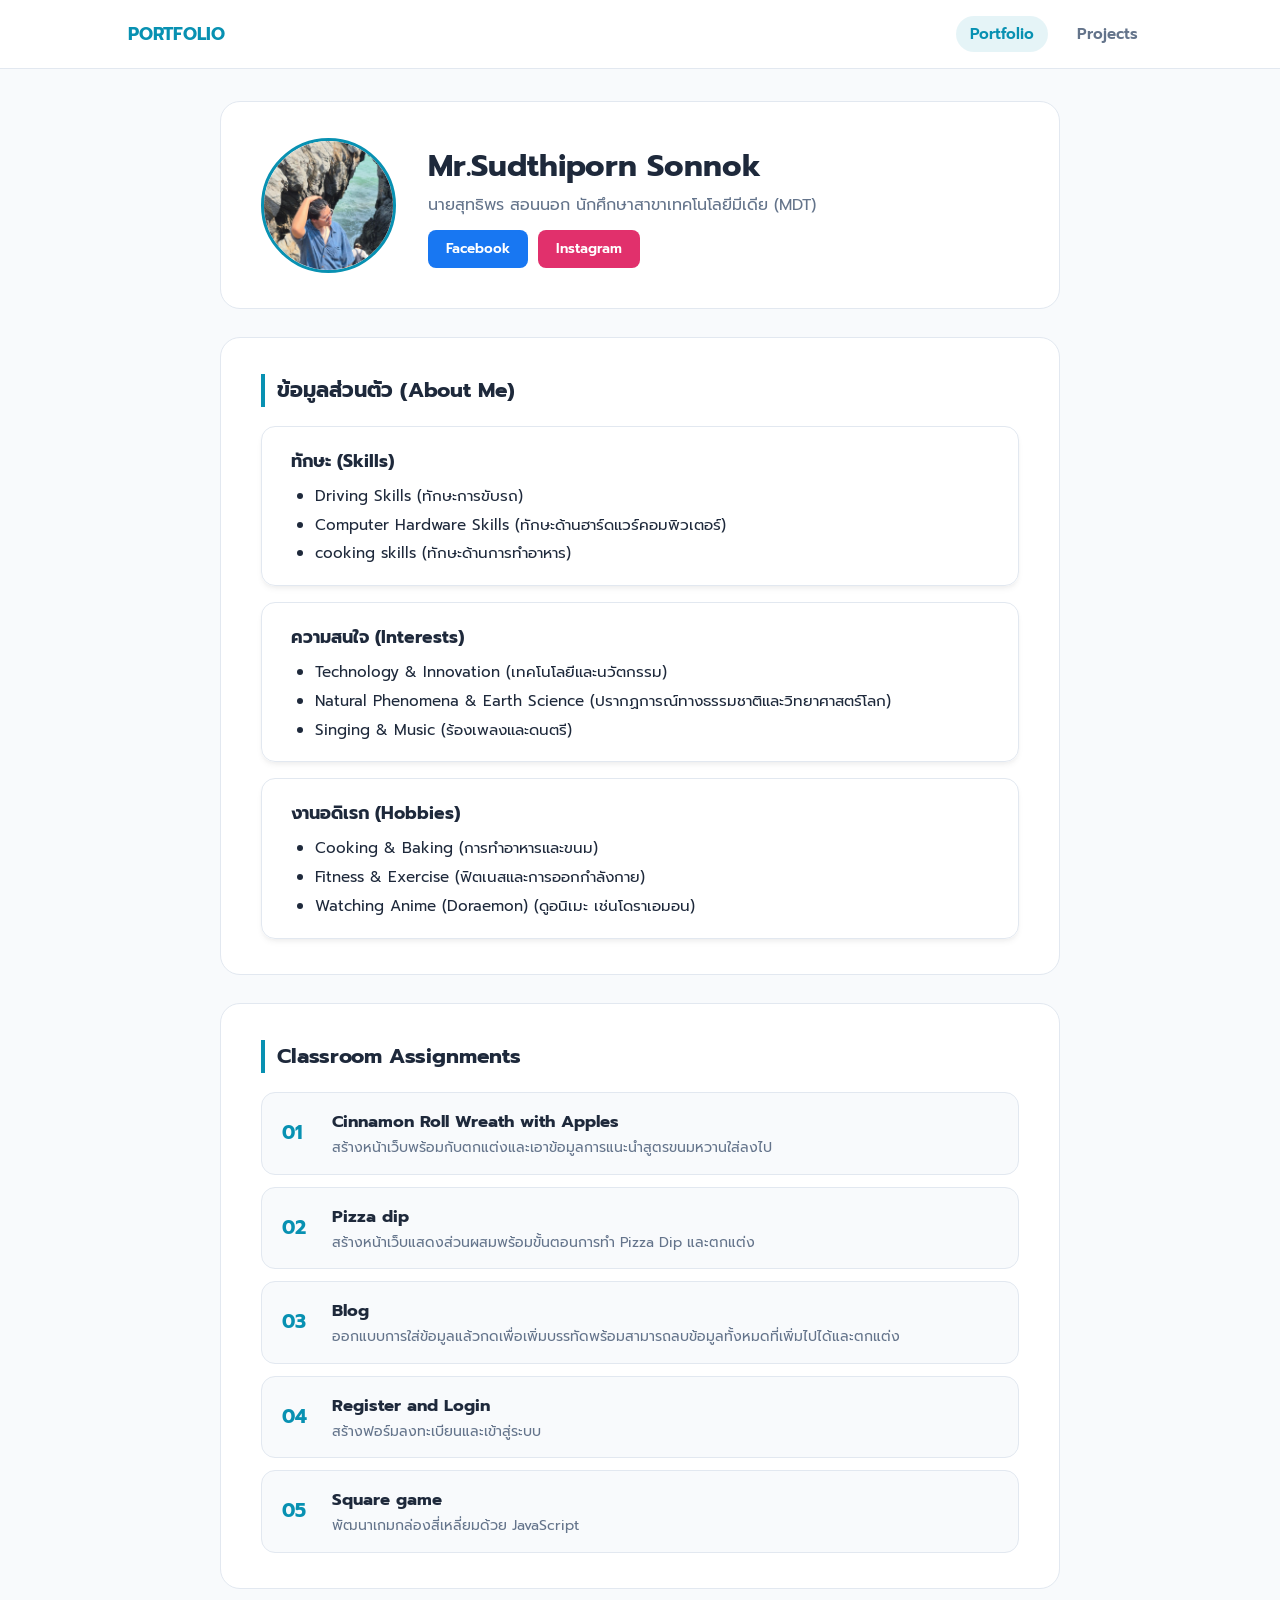
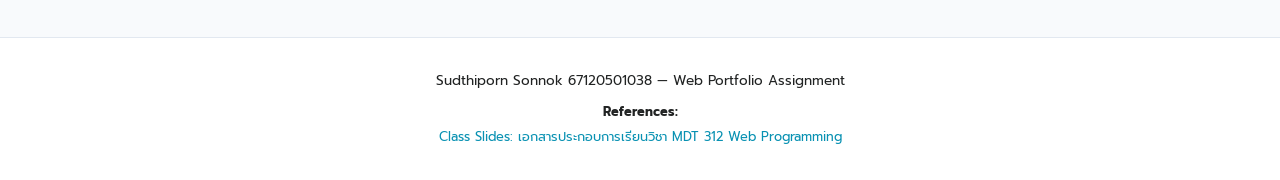
<file: index.html>
<!DOCTYPE html>
<html lang="th">
<head>
    <meta charset="UTF-8">
    <meta name="viewport" content="width=device-width, initial-scale=1.0">
    <title>My Portfolio - Home</title>
    <link rel="stylesheet" href="style.css">
    <link href="https://fonts.googleapis.com/css2?family=Prompt:wght@300;400;500;600;700&display=swap" rel="stylesheet">
</head>
<body>

    <!-- แถบนำทาง Navbar -->
    <nav class="navbar">
        <div class="nav-PORTFOLIO">PORTFOLIO</div>
        <div class="nav-menu">
            <a href="index.html" class="nav-item active">Portfolio</a>
            <a href="project.html" class="nav-item">Projects</a>
        </div>
    </nav>

    <main class="main-content">
        <!-- ข้อมูลส่วนตัว -->
        <section class="profile-card">
            <img src="images/nut-1.jpg" alt="Profile Picture" class="nut-img">
            <div class="profile-info">
                <h1>Mr.Sudthiporn Sonnok</h1>
                <p class="subtitle">นายสุทธิพร สอนนอก นักศึกษาสาขาเทคโนโลยีมีเดีย (MDT)</p>
                
                <div class="social-links">
                    <a href="https://facebook.com" class="btn-social fb" target="_blank">Facebook</a>
                    <a href="https://instagram.com" class="btn-social ig" target="_blank">Instagram</a>
                </div>
            </div>
        </section>

        <!-- ข้อมูลส่วนตัว -->
        <section class="section1">
            <h2 class="section-title">ข้อมูลส่วนตัว (About Me)</h2>
            <div class="info-grid">
                
                <!-- ทักษะ -->
                <div class="info-box">
                    <h3>ทักษะ (Skills)</h3>
                    <ul class="about-list">
                        <li>Driving Skills (ทักษะการขับรถ)</li>
                        <li>Computer Hardware Skills (ทักษะด้านฮาร์ดแวร์คอมพิวเตอร์)</li>
                        <li>cooking skills (ทักษะด้านการทำอาหาร)</li>
                    </ul>
                </div>

                <!-- ความสนใจ -->
                <div class="info-box">
                    <h3>ความสนใจ (Interests)</h3>
                    <ul class="about-list">
                        <li>Technology & Innovation (เทคโนโลยีและนวัตกรรม)</li>
                        <li>Natural Phenomena & Earth Science (ปรากฏการณ์ทางธรรมชาติและวิทยาศาสตร์โลก)</li>
                        <li>Singing & Music (ร้องเพลงและดนตรี)</li>
                    </ul>
                </div>

                <!-- งานอดิเรก -->
                <div class="info-box">
                    <h3>งานอดิเรก (Hobbies)</h3>
                    <ul class="about-list">
                        <li>Cooking & Baking (การทำอาหารและขนม)</li>
                        <li>Fitness & Exercise (ฟิตเนสและการออกกำลังกาย)</li>
                        <li>Watching Anime (Doraemon) (ดูอนิเมะ เช่นโดราเอมอน)</li>
                    </ul>
                </div>

            </div>
        </section>

        <!-- Classroom Assignments -->
        <section class="section1">
            <h2 class="section-title">Classroom Assignments</h2>
            
            <div class="assignment-list">
                <!-- Assignment 1 -->
                <a href="Assignments1/Cinnamon Roll Wreath with Apples.html" class="assignment-card" target="_blank">
                    <span class="num">01</span>
                    <div class="assignment-info">
                        <h3>Cinnamon Roll Wreath with Apples</h3>
                        <p>สร้างหน้าเว็บพร้อมกับตกแต่งและเอาข้อมูลการแนะนำสูตรขนมหวานใส่ลงไป</p>
                    </div>
                </a>

                <!-- Assignment 2 -->
                <a href="Assignments2/Pizza dip.html" class="assignment-card" target="_blank">
                    <span class="num">02</span>
                    <div class="assignment-info">
                        <h3>Pizza dip</h3>
                        <p>สร้างหน้าเว็บแสดงส่วนผสมพร้อมขั้นตอนการทำ Pizza Dip และตกแต่ง</p>
                    </div>
                </a>

                <!-- Assignment 3 -->
                <a href="Assignments3/blog.html" class="assignment-card" target="_blank">
                    <span class="num">03</span>
                    <div class="assignment-info">
                        <h3>Blog</h3>
                        <p>ออกแบบการใส่ข้อมูลแล้วกดเพื่อเพิ่มบรรทัดพร้อมสามารถลบข้อมูลทั้งหมดที่เพิ่มไปได้และตกแต่ง</p>
                    </div>
                </a>

                <!-- Assignment 4 -->
                <a href="Assignments4/register.html" class="assignment-card" target="_blank">
                    <span class="num">04</span>
                    <div class="assignment-info">
                        <h3>Register and Login</h3>
                        <p>สร้างฟอร์มลงทะเบียนและเข้าสู่ระบบ</p>
                    </div>
                </a>

                <!-- Assignment 5 -->
                <a href="Assignments5/Square game.html" class="assignment-card" target="_blank">
                    <span class="num">05</span>
                    <div class="assignment-info">
                        <h3>Square game</h3>
                        <p>พัฒนาเกมกล่องสี่เหลี่ยมด้วย JavaScript</p>
                    </div>
                </a>
            </div>
        </section>
    </main>

    <!-- Footer -->
    <footer class="footer">
        <p>Sudthiporn Sonnok 67120501038 — Web Portfolio Assignment</p>
        <div class="references">
            <p><strong>References:</strong></p>
            <ul>
                <li><a>Class Slides: เอกสารประกอบการเรียนวิชา MDT 312 Web Programming</a></li>
            </ul>
        </div>
    </footer>

</body>
</html>
</file>
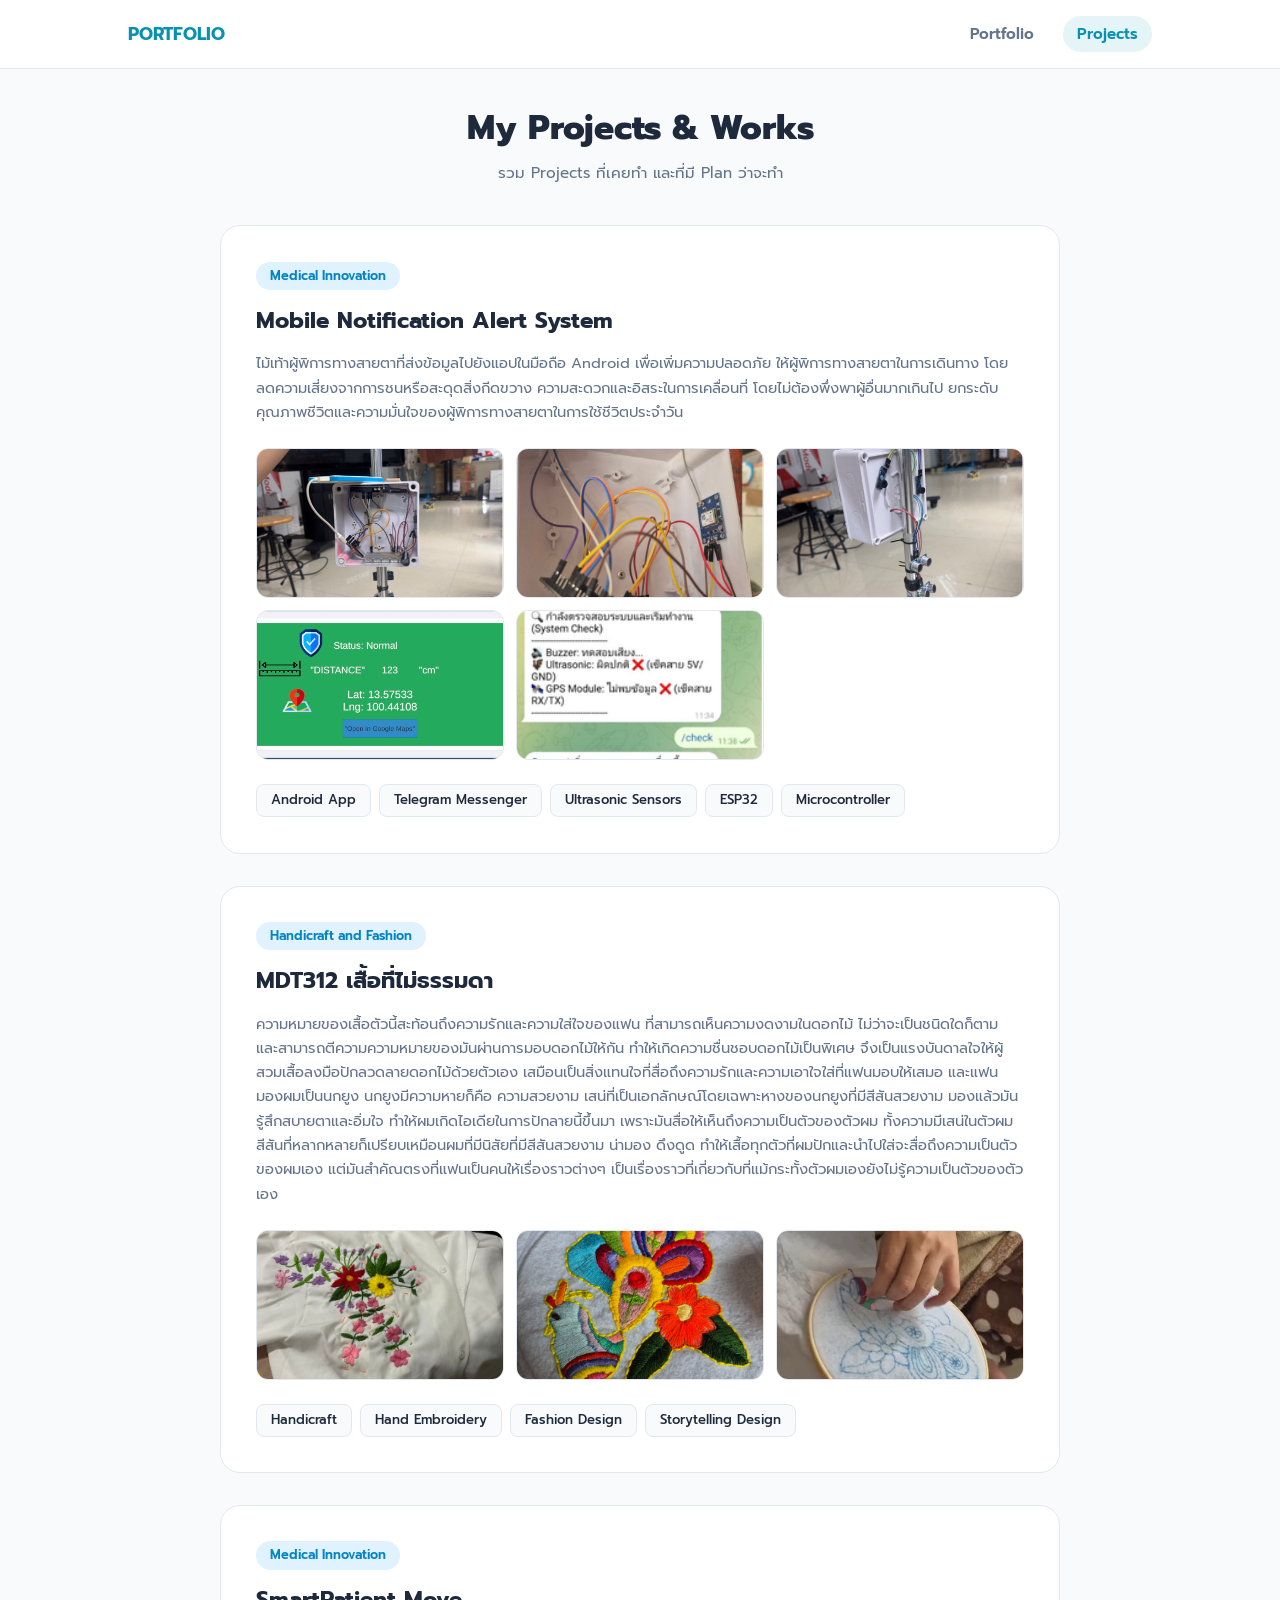
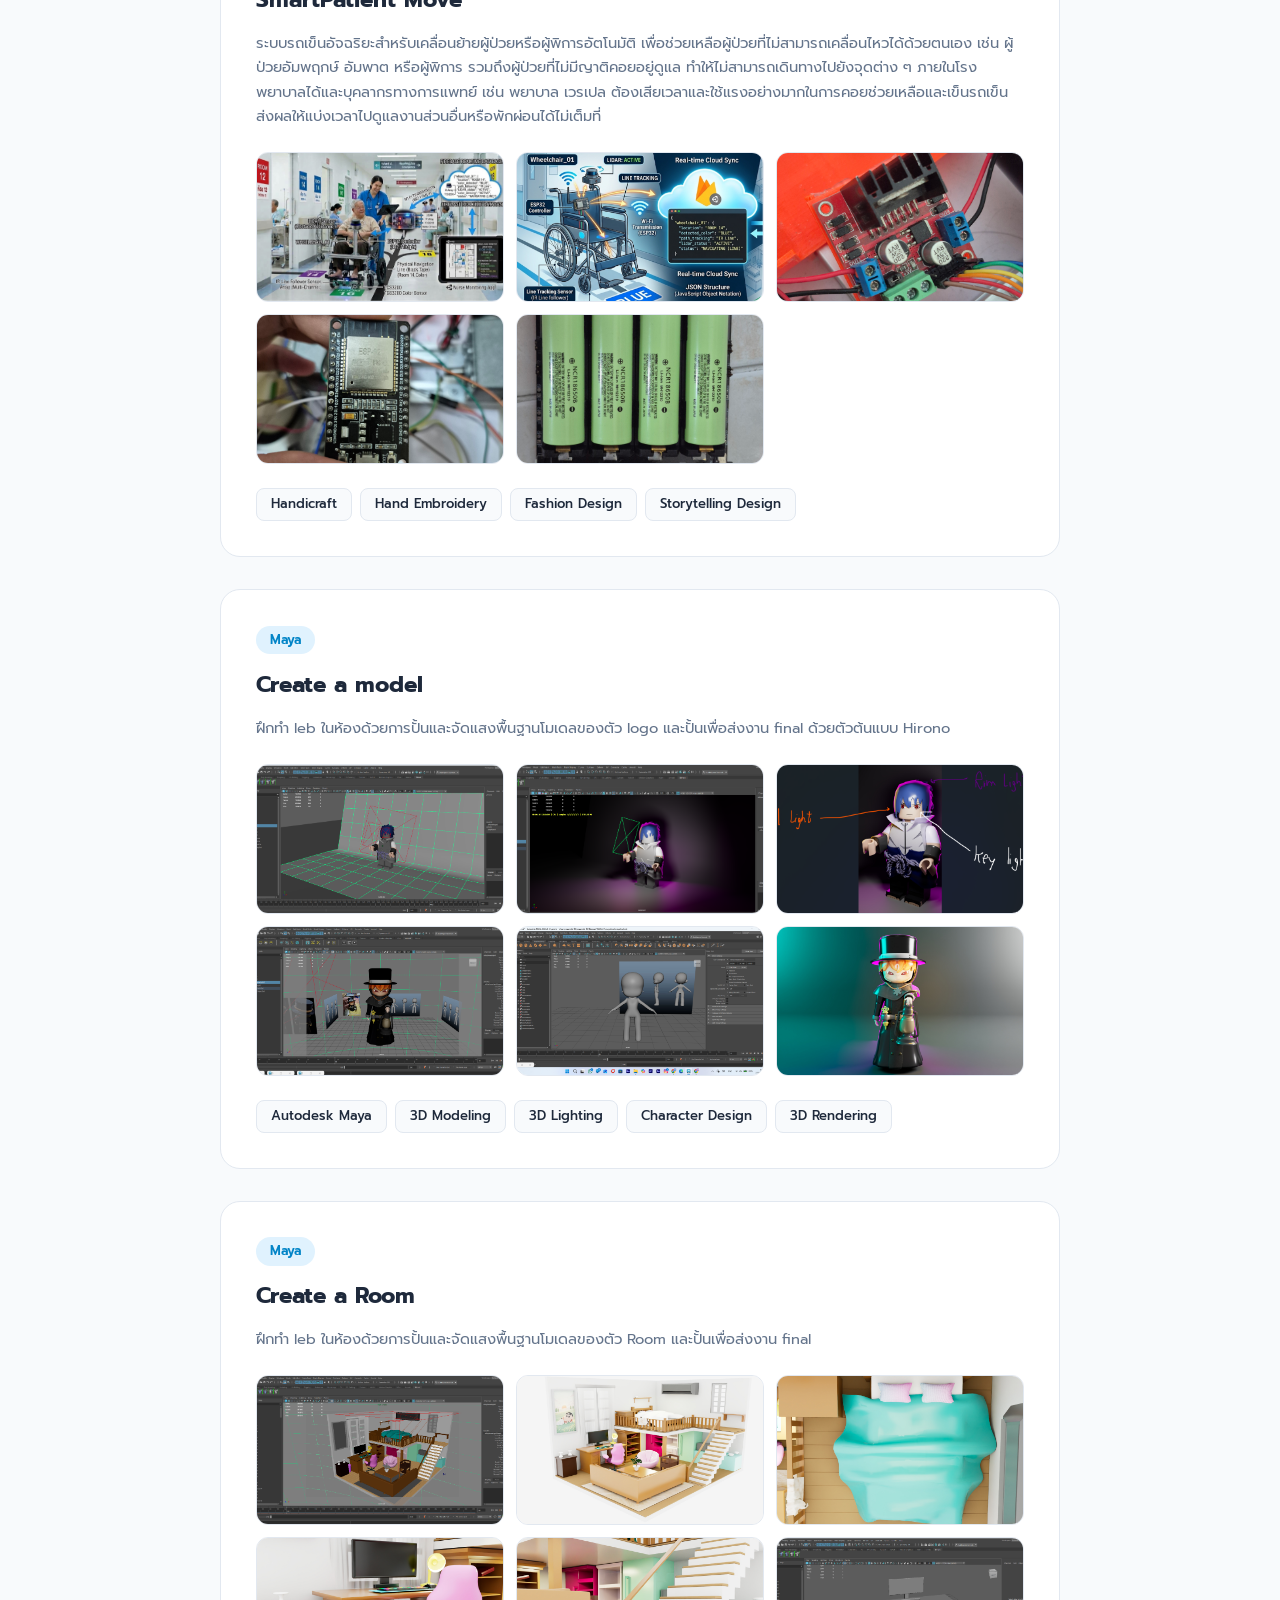
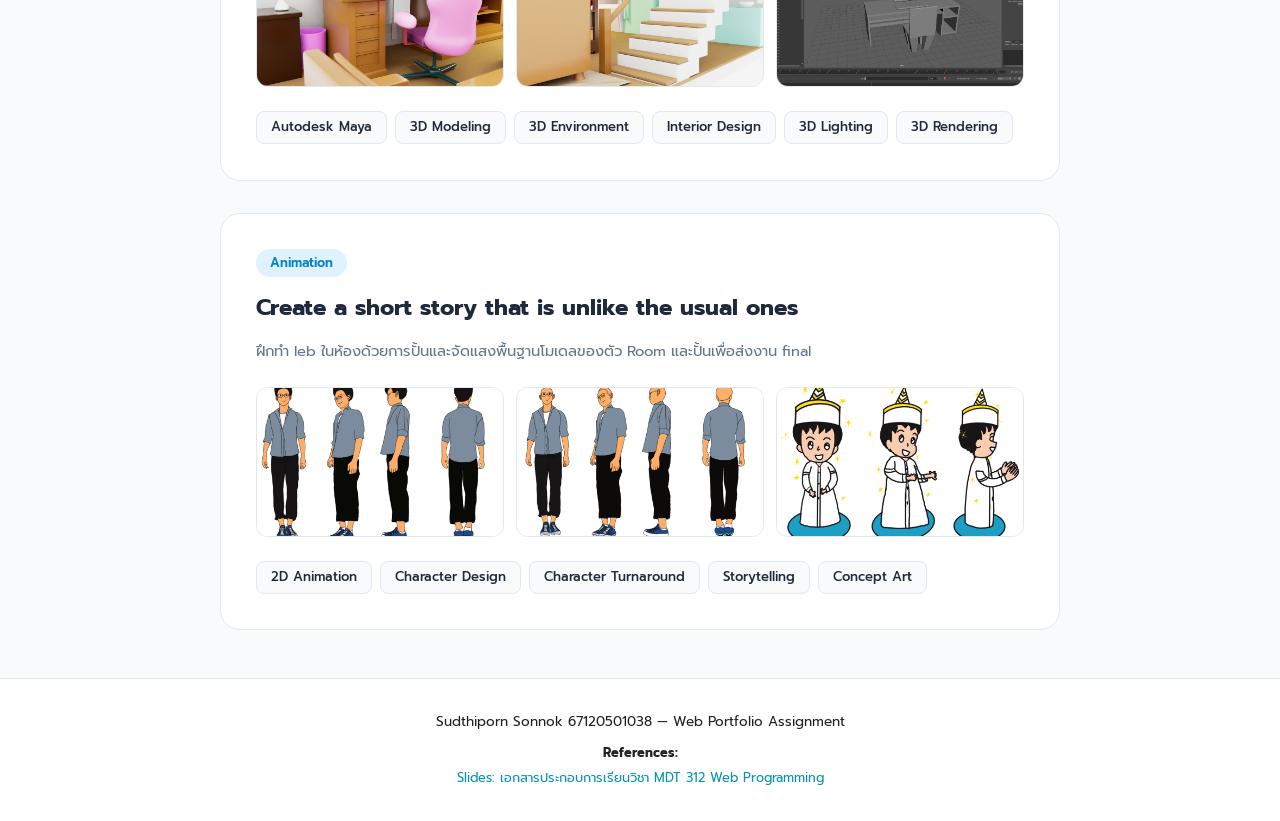
<file: project.html>
<!DOCTYPE html>
<html lang="th">
<head>
    <meta charset="UTF-8">
    <meta name="viewport" content="width=device-width, initial-scale=1.0">
    <title>My Portfolio - Projects</title>
    <link rel="stylesheet" href="style.css">
    <link href="https://fonts.googleapis.com/css2?family=Prompt:wght@300;400;500;600;700&display=swap" rel="stylesheet">
</head>
<body>

    <!-- แถบนำทาง Navbar -->
    <nav class="navbar">
        <div class="nav-PORTFOLIO">PORTFOLIO</div>
        <div class="nav-menu">
            <a href="index.html" class="nav-item">Portfolio</a>
            <a href="project.html" class="nav-item active">Projects</a>
        </div>
    </nav>

    <main class="main-content">
        <div class="page-header">
            <h1>My Projects & Works</h1>
            <p class="subtitle">รวม Projects ที่เคยทำ และที่มี Plan ว่าจะทำ</p>
        </div>

        <div class="projects-container">
            <!-- Project Card 1 -->
            <article class="project-card-large">
                <div class="card-top">
                    <span class="tag-badge primary">Medical Innovation</span>
                </div>
                <h2 class="project-title">Mobile Notification Alert System</h2>
                <p class="project-information">ไม้เท้าผู้พิการทางสายตาที่ส่งข้อมูลไปยังแอปในมือถือ Android เพื่อเพิ่มความปลอดภัย ให้ผู้พิการทางสายตาในการเดินทาง 
                    โดยลดความเสี่ยงจากการชนหรือสะดุดสิ่งกีดขวาง ความสะดวกและอิสระในการเคลื่อนที่ โดยไม่ต้องพึ่งพาผู้อื่นมากเกินไป 
                    ยกระดับคุณภาพชีวิตและความมั่นใจของผู้พิการทางสายตาในการใช้ชีวิตประจำวัน
                </p>
                
                <div class="project-gallery">
                    <img src="images/Projects1/01.png" alt="Preview 1">
                    <img src="images/Projects1/device.png" alt="Preview 2">
                    <img src="images/Projects1/03.png" alt="Preview 3">
                    <img src="images/Projects1/app.jpg" alt="Preview 4">
                    <img src="images/Projects1/Telegram Messenger.png" alt="Preview 5">
                </div>

                <div class="tags">
                    <span>Android App</span>
                    <span>Telegram Messenger</span>
                    <span>Ultrasonic Sensors</span>
                    <span>ESP32</span>
                    <span>Microcontroller</span>
                </div>
            </article>

            <!-- Project Card 2 -->
            <article class="project-card-large">
                <div class="card-top">
                    <span class="tag-badge primary">Handicraft and Fashion</span>
                </div>
                <h2 class="project-title">MDT312 เสื้อที่ไม่ธรรมดา</h2>
                <p class="project-information">ความหมายของเสื้อตัวนี้สะท้อนถึงความรักและความใส่ใจของแฟน ที่สามารถเห็นความงดงามในดอกไม้ ไม่ว่าจะเป็นชนิดใดก็ตาม 
                    และสามารถตีความความหมายของมันผ่านการมอบดอกไม้ให้กัน ทำให้เกิดความชื่นชอบดอกไม้เป็นพิเศษ จึงเป็นแรงบันดาลใจให้ผู้สวมเสื้อลงมือปักลวดลายดอกไม้ด้วยตัวเอง 
                    เสมือนเป็นสิ่งแทนใจที่สื่อถึงความรักและความเอาใจใส่ที่แฟนมอบให้เสมอ และแฟนมองผมเป็นนกยูง นกยูงมีความหายก็คือ ความสวยงาม เสน่ที่เป็นเอกลักษณ์โดยเฉพาะหางของนกยูงที่มีสีสันสวยงาม มองแล้วมันรู้สึกสบายตาและอิ่มใจ 
                    ทำให้ผมเกิดไอเดียในการปักลายนี้ขึ้นมา เพราะมันสื่อให้เห็นถึงความเป็นตัวของตัวผม ทั้งความมีเสน่ในตัวผม สีสันที่หลากหลายก็เปรียบเหมือนผมที่มีนิสัยที่มีสีสันสวยงาม น่ามอง ดึงดูด 
                    ทำให้เสื้อทุกตัวที่ผมปักและนำไปใส่จะสื่อถึงความเป็นตัวของผมเอง แต่มันสำคัณตรงที่แฟนเป็นคนให้เรื่องราวต่างๆ เป็นเรื่องราวที่เกี่ยวกับที่แม้กระทั้งตัวผมเองยังไม่รู้ความเป็นตัวของตัวเอง
                </p>
                
                <div class="project-gallery">
                    <img src="images/Projects2/s1.png" alt="Preview 1">
                    <img src="images/Projects2/s2.png" alt="Preview 2">
                    <img src="images/Projects2/s3.png" alt="Preview 3">
                </div>

                <div class="tags">
                    <span>Handicraft</span>
                    <span>Hand Embroidery</span>
                    <span>Fashion Design</span>
                    <span>Storytelling Design</span>
                </div>
            </article>

            <!-- Project Card 3 -->
            <article class="project-card-large">
                <div class="card-top">
                    <span class="tag-badge primary">Medical Innovation</span>
                </div>
                <h2 class="project-title">SmartPatient Move</h2>
                <p class="project-information">ระบบรถเข็นอัจฉริยะสำหรับเคลื่อนย้ายผู้ป่วยหรือผู้พิการอัตโนมัติ เพื่อช่วยเหลือผู้ป่วยที่ไม่สามารถเคลื่อนไหวได้ด้วยตนเอง 
                    เช่น ผู้ป่วยอัมพฤกษ์ อัมพาต หรือผู้พิการ รวมถึงผู้ป่วยที่ไม่มีญาติคอยอยู่ดูแล ทำให้ไม่สามารถเดินทางไปยังจุดต่าง ๆ ภายในโรงพยาบาลได้และบุคลากรทางการแพทย์ 
                    เช่น พยาบาล เวรเปล ต้องเสียเวลาและใช้แรงอย่างมากในการคอยช่วยเหลือและเข็นรถเข็น ส่งผลให้แบ่งเวลาไปดูแลงานส่วนอื่นหรือพักผ่อนได้ไม่เต็มที่
                </p>
                
                <div class="project-gallery">
                    <img src="images/Projects3/01.png" alt="Preview 1">
                    <img src="images/Projects3/02.png" alt="Preview 2">
                    <img src="images/Projects3/03.jpg" alt="Preview 3">
                    <img src="images/Projects3/04.jpg" alt="Preview 4">
                    <img src="images/Projects3/05.jpg" alt="Preview 5">
                </div>

                <div class="tags">
                    <span>Handicraft</span>
                    <span>Hand Embroidery</span>
                    <span>Fashion Design</span>
                    <span>Storytelling Design</span>
                </div>
            </article>

            <!-- Project Card 4 -->
            <article class="project-card-large">
                <div class="card-top">
                    <span class="tag-badge primary">Maya</span>
                </div>
                <h2 class="project-title">Create a model</h2>
                <p class="project-information">ฝึกทำ leb ในห้องด้วยการปั้นและจัดแสงพื้นฐานโมเดลของตัว logo และปั้นเพื่อส่งงาน final ด้วยตัวต้นแบบ Hirono
                </p>
                
                <div class="project-gallery">
                    <img src="images/Projects4/01.png" alt="Preview 1">
                    <img src="images/Projects4/02.png" alt="Preview 2">
                    <img src="images/Projects4/03.png" alt="Preview 3">
                    <img src="images/Projects4/04.png" alt="Preview 4">
                    <img src="images/Projects4/05.png" alt="Preview 5">
                    <img src="images/Projects4/06.jpg" alt="Preview 6">
                </div>

                <div class="tags">
                    <span>Autodesk Maya</span>
                    <span>3D Modeling</span>
                    <span>3D Lighting</span>
                    <span>Character Design</span>
                    <span>3D Rendering</span>
                </div>
            </article>

            <!-- Project Card 5 -->
            <article class="project-card-large">
                <div class="card-top">
                    <span class="tag-badge primary">Maya</span>
                </div>
                <h2 class="project-title">Create a Room</h2>
                <p class="project-information">ฝึกทำ leb ในห้องด้วยการปั้นและจัดแสงพื้นฐานโมเดลของตัว Room และปั้นเพื่อส่งงาน final 
                </p>
                
                <div class="project-gallery">
                    <img src="images/Projects5/01.png" alt="Preview 1">
                    <img src="images/Projects5/02.jpg" alt="Preview 2">
                    <img src="images/Projects5/03.jpg" alt="Preview 3">
                    <img src="images/Projects5/04.jpg" alt="Preview 4">
                    <img src="images/Projects5/05.jpg" alt="Preview 5">
                    <img src="images/Projects5/06.png" alt="Preview 6">
                </div>

                <div class="tags">
                    <span>Autodesk Maya</span>
                    <span>3D Modeling</span>
                    <span>3D Environment</span>
                    <span>Interior Design</span>
                    <span>3D Lighting</span>
                    <span>3D Rendering</span>
                </div>
            </article>

            <!-- Project Card 6 -->
            <article class="project-card-large">
                <div class="card-top">
                    <span class="tag-badge primary">Animation</span>
                </div>
                <h2 class="project-title">Create a short story that is unlike the usual ones</h2>
                <p class="project-information">ฝึกทำ leb ในห้องด้วยการปั้นและจัดแสงพื้นฐานโมเดลของตัว Room และปั้นเพื่อส่งงาน final 
                </p>
                
                <div class="project-gallery">
                    <img src="images/Projects6/01.png" alt="Preview 1">
                    <img src="images/Projects6/02.png" alt="Preview 2">
                    <img src="images/Projects6/03.png" alt="Preview 3">
                </div>

                <div class="tags">
                    <span>2D Animation</span>
                    <span>Character Design</span>
                    <span>Character Turnaround</span>
                    <span>Storytelling</span>
                    <span>Concept Art</span>
                </div>
            </article>
        </div>
    </main>

    <!-- Footer -->
    <footer class="footer">
        <p>Sudthiporn Sonnok 67120501038 — Web Portfolio Assignment</p>
        <div class="references">
            <p><strong>References:</strong></p>
            <ul>
                <li><a> Slides: เอกสารประกอบการเรียนวิชา MDT 312 Web Programming </a></li>
            </ul>
        </div>
    </footer>

</body>
</html>
</file>
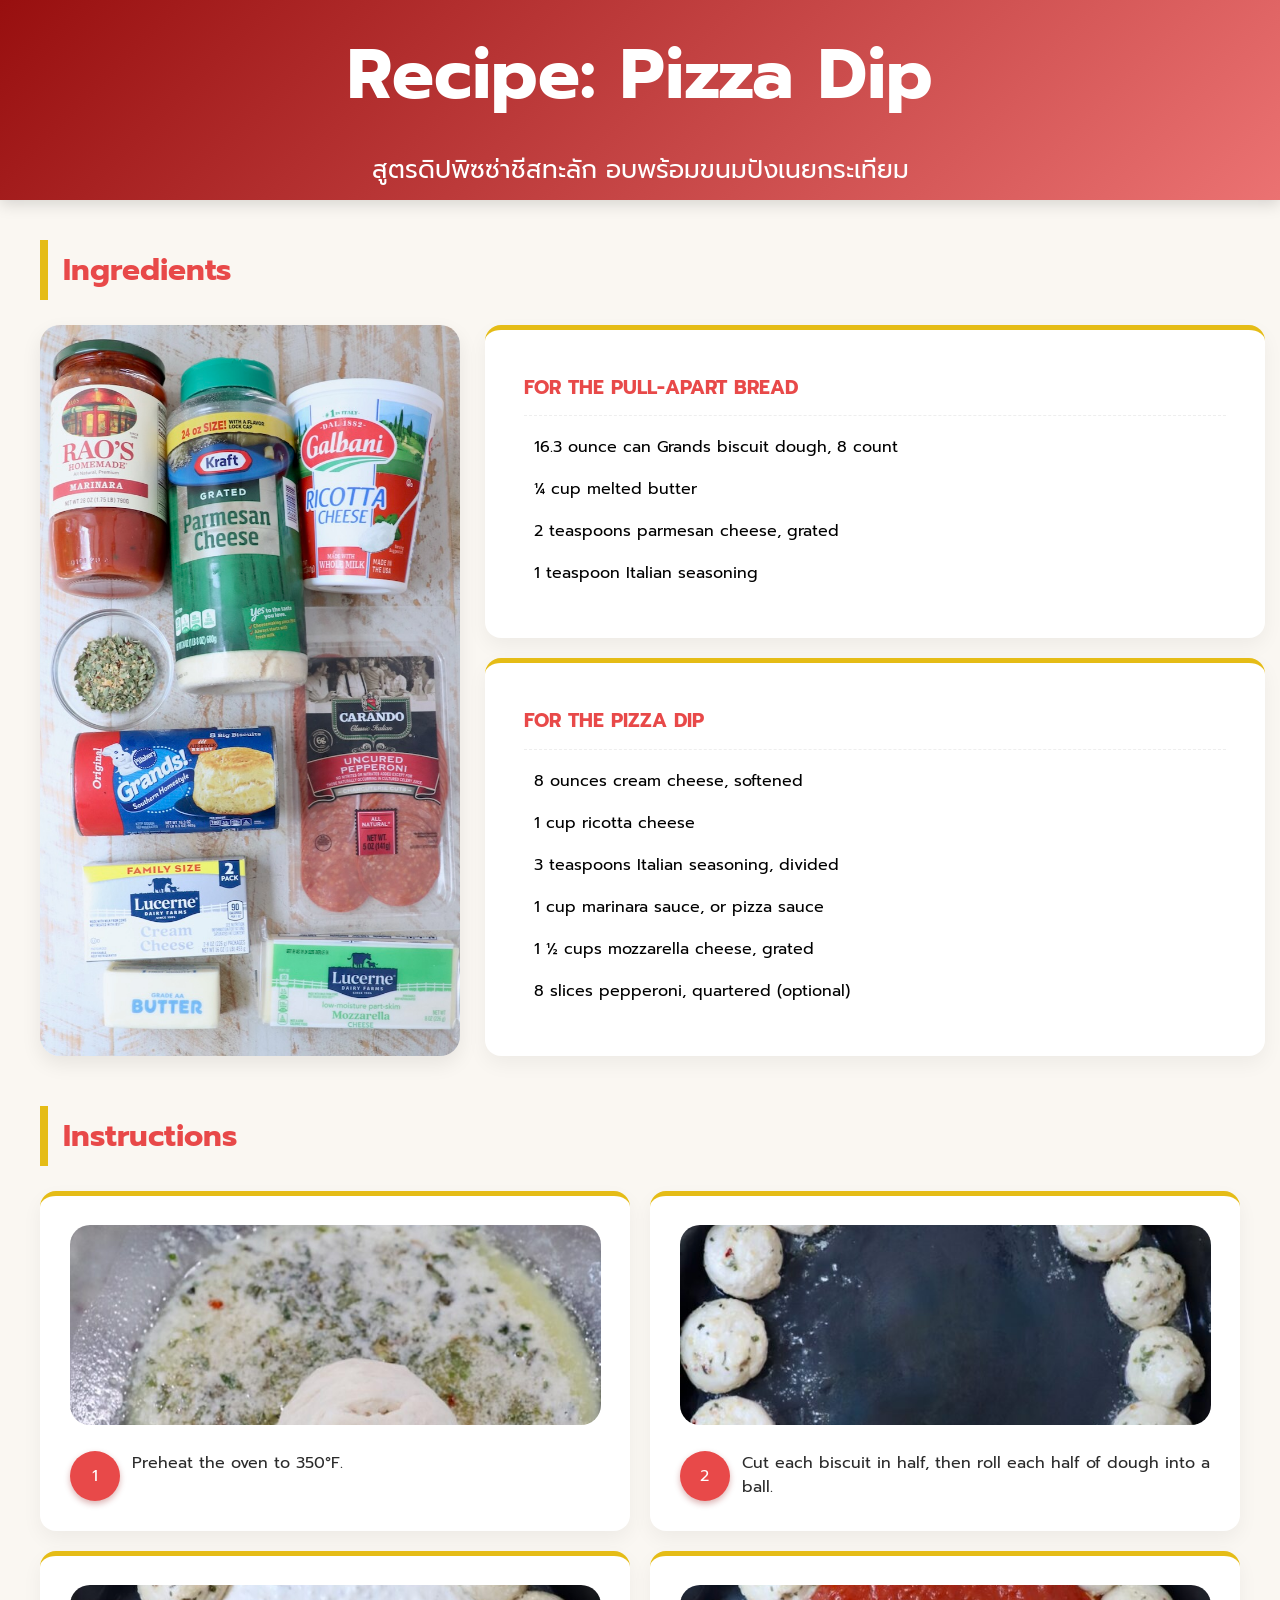
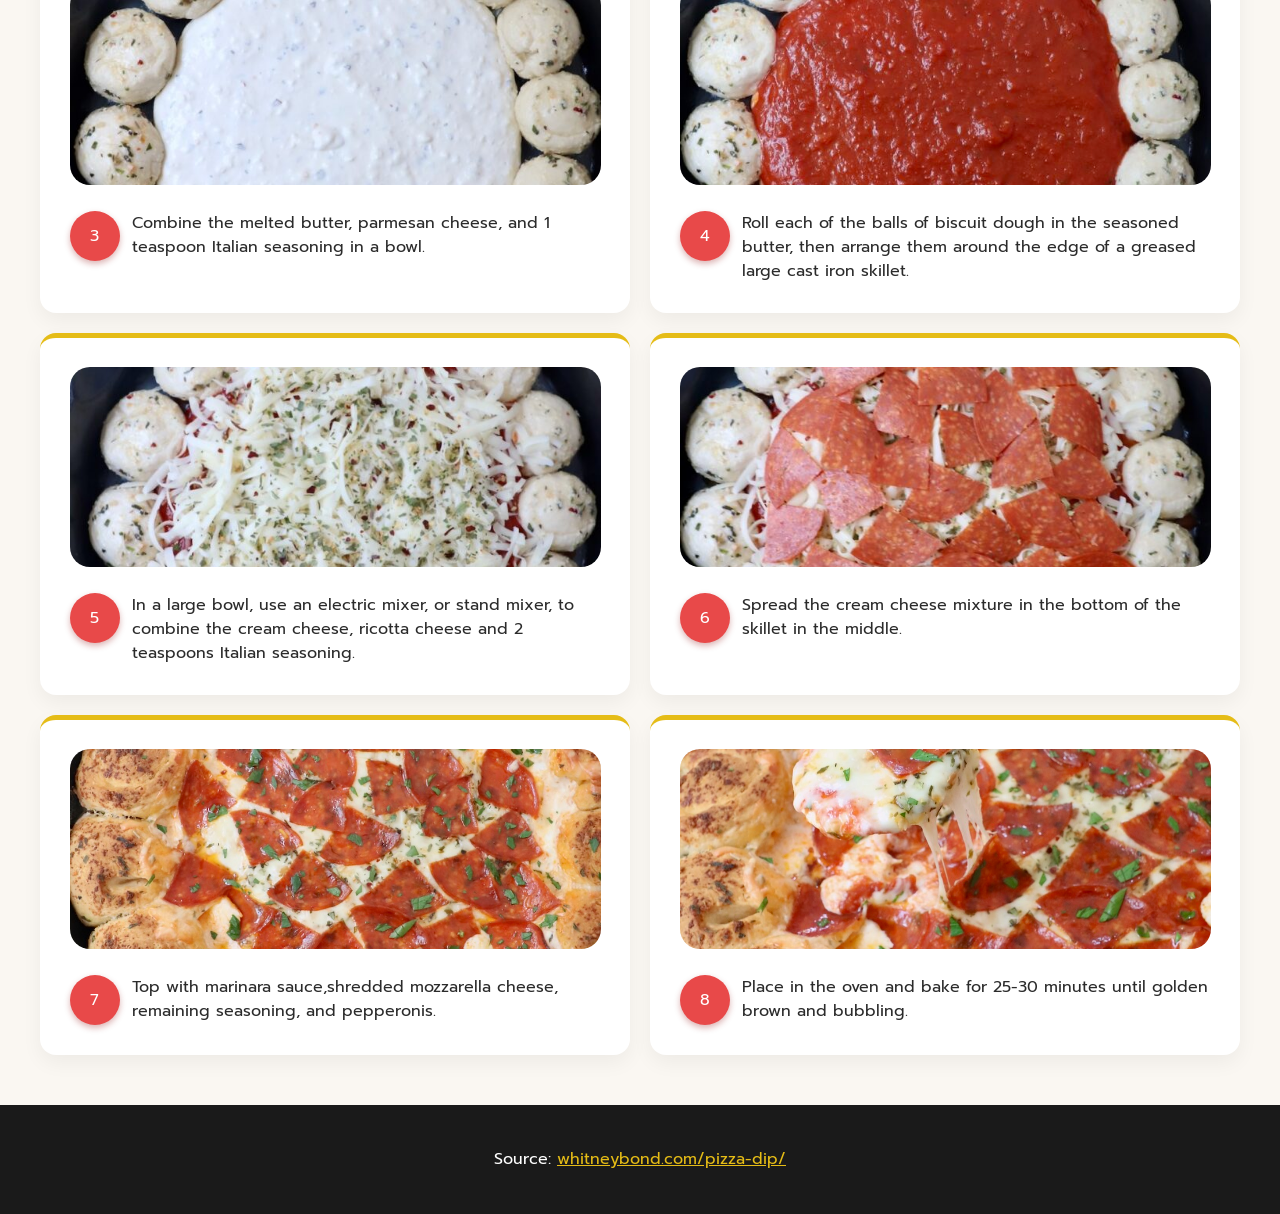
<file: Assignments2/Pizza dip.html>
<!DOCTYPE html>
<html lang="th">
<head>
  <meta charset="UTF-8">
  <!-- Setting Viewport ตามสไลด์หน้า 11 -->
  <meta name="viewport" content="width=device-width, initial-scale=1.0">
  <title>Assignment 4 - Pizza Dip Recipe</title>
  <link rel="preconnect" href="https://fonts.googleapis.com">
  <link rel="preconnect" href="https://fonts.gstatic.com" crossorigin>
  <link href="https://fonts.googleapis.com/css2?family=Prompt:wght@300;400;600;700&display=swap" rel="stylesheet">
  <link rel="stylesheet" href="main.css">
</head>
<body>

  <!-- Header Section -->
  <header id="header">
    <h1>Recipe: Pizza Dip</h1>
    <p>สูตรดิปพิซซ่าชีสทะลัก อบพร้อมขนมปังเนยกระเทียม</p>
  </header>

  <!-- Main Content -->
  <main>
    <!--Ingredients Section (รูปแนวตั้งซ้าย ข้อความอยู่ขวา) -->
    <h2 class="section-title">Ingredients</h2>
    
    <div class="ingredients-wrapper">
      
      <!-- ฝั่งซ้าย รูปภาพวัตถุดิบแนวตั้ง -->
      <div class="ingredients-img">
        <img src="images/pizza-dip-1.jpeg" alt="Pizza Dip Ingredients" class="ingredients-img1">
      </div>

      <!-- ฝั่งขวา: รายการวัตถุดิบ -->
      <div class="ingredients-box">
        
        <div class="grid-card">
          <h3>FOR THE PULL-APART BREAD</h3>
          <ul>
            <li>16.3 ounce can Grands biscuit dough, 8 count</li>
            <li>¼ cup melted butter</li>
            <li>2 teaspoons parmesan cheese, grated</li>
            <li>1 teaspoon Italian seasoning</li>
          </ul>
        </div>

        <div class="grid-card">
          <h3>FOR THE PIZZA DIP</h3>
          <ul>
            <li>8 ounces cream cheese, softened</li>
            <li>1 cup ricotta cheese</li>
            <li>3 teaspoons Italian seasoning, divided</li>
            <li>1 cup marinara sauce, or pizza sauce</li>
            <li>1 ½ cups mozzarella cheese, grated</li>
            <li>8 slices pepperoni, quartered (optional)</li>
          </ul>
        </div>

      </div>

    </div>

    <!-- ส่วนที่ 2: Instructions Section (รูปแนวนอนทุกขั้นตอน) -->
    <h2 class="section-title">Instructions</h2>
    <div class="grid-container instructions-grid">

      <!-- Step 1 -->
      <div class="grid-card step-card">
        <img src="images/pizza-dip-2.jpeg" alt="dip2" class="step-img">
        <div class="step-content">
          <span class="step-num">1</span>
          <p class="step-text">Preheat the oven to 350°F.</p>
        </div>
      </div>

      <!-- Step 2 -->
      <div class="grid-card step-card">
        <img src="images/pizza-dip-3.jpeg" alt="dip3" class="step-img">
        <div class="step-content">
          <span class="step-num">2</span>
          <p class="step-text">Cut each biscuit in half, then roll each half of dough into a ball.</p>
        </div>
      </div>

      <!-- Step 3 -->
      <div class="grid-card step-card">
        <img src="images/pizza-dip-4.jpeg" alt="dip4" class="step-img">
        <div class="step-content">
          <span class="step-num">3</span>
          <p class="step-text">Combine the melted butter, parmesan cheese, and 1 teaspoon Italian seasoning in a bowl.</p>
        </div>
      </div>

      <!-- Step 4 -->
      <div class="grid-card step-card">
        <img src="images/pizza-dip-5.jpeg" alt="dip5" class="step-img">
        <div class="step-content">
          <span class="step-num">4</span>
          <p class="step-text">Roll each of the balls of biscuit dough in the seasoned butter, then arrange them around the edge of a greased large cast iron skillet.</p>
        </div>
      </div>

      <!-- Step 5 -->
      <div class="grid-card step-card">
        <img src="images/pizza-dip-6.jpeg" alt="dip6" class="step-img">
        <div class="step-content">
          <span class="step-num">5</span>
          <p class="step-text">In a large bowl, use an electric mixer, or stand mixer, to combine the cream cheese, ricotta cheese and 2 teaspoons Italian seasoning.</p>
        </div>
      </div>

      <!-- Step 6 -->
      <div class="grid-card step-card">
        <img src="images/pizza-dip-7.jpeg" alt="dip7" class="step-img">
        <div class="step-content">
          <span class="step-num">6</span>
          <p class="step-text">Spread the cream cheese mixture in the bottom of the skillet in the middle.</p>
        </div>
      </div>

      <!-- Step 7 -->
      <div class="grid-card step-card">
        <img src="images/pizza-dip-8.jpeg" alt="dip8" class="step-img">
        <div class="step-content">
          <span class="step-num">7</span>
          <p class="step-text">Top with marinara sauce,shredded mozzarella cheese, remaining seasoning, and pepperonis.</p>
        </div>
      </div>

      <!-- Step 8 -->
      <div class="grid-card step-card">
        <img src="images/pizza-dip-9.jpeg" alt="Bake in oven" class="step-img">
        <div class="step-content">
          <span class="step-num">8</span>
          <p class="step-text">Place in the oven and bake for 25-30 minutes until golden brown and bubbling.</p>
        </div>
      </div>

    </div>

  </main>

  <!-- Footer Section -->
  <footer id="footer">
    <p>Source: <a href="https://whitneybond.com/pizza-dip/" target="_blank">whitneybond.com/pizza-dip/</a></p>
  </footer>

</body>
</html>
</file>
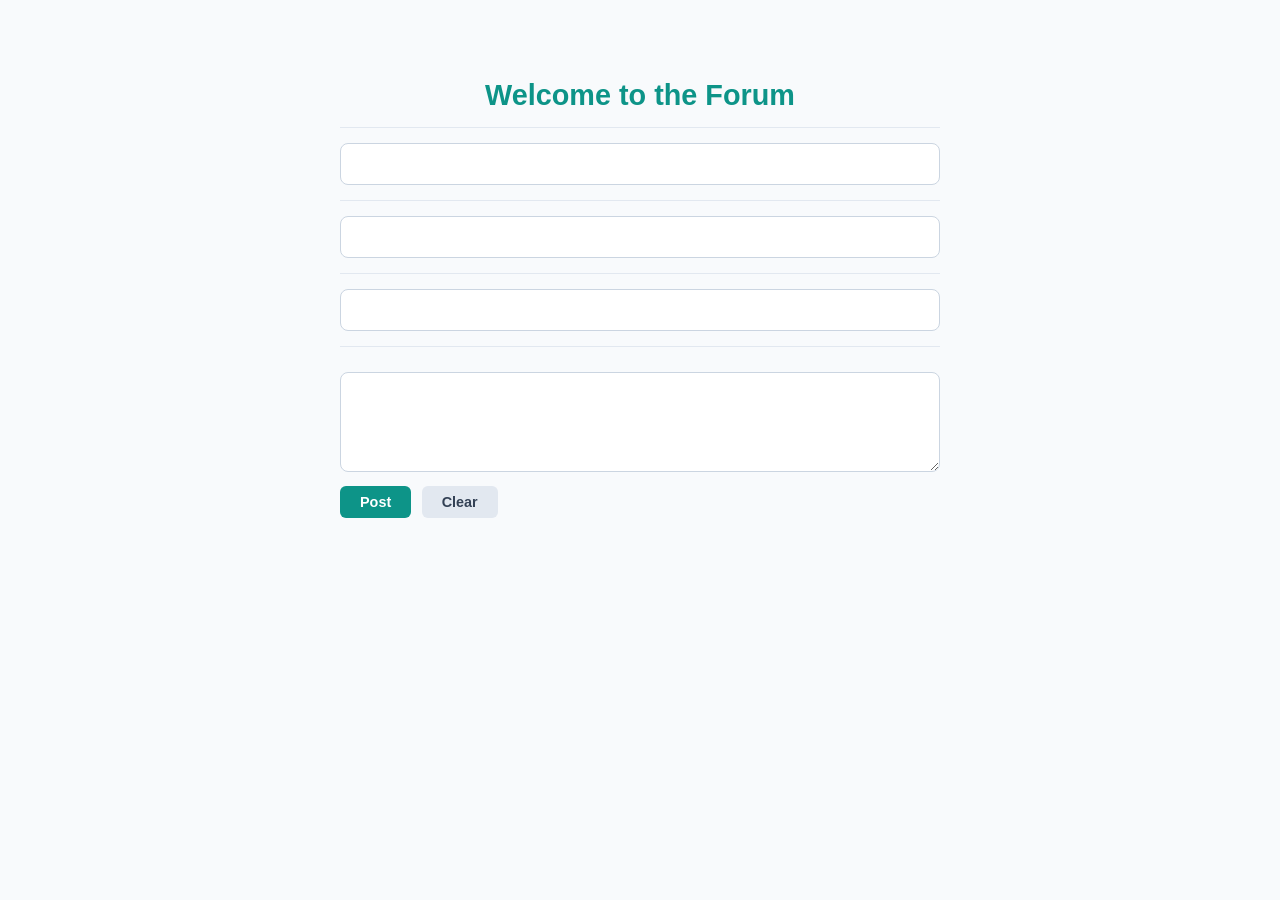
<file: Assignments3/blog.html>
<!DOCTYPE html>
<html>
<head>
	<meta charset='utf-8'>
	<meta http-equiv='X-UA-Compatible' content='IE=edge'>
	<title>Blogger</title>
	<meta name='viewport' content='width=device-width, initial-scale=1'>
	<link rel='stylesheet' type='text/css' media='screen' href='main.css'>
	<script src='main.js'></script>
</head>
<body>
	<h1 id="top"></h1>
	<hr>
	<div id="topic"></div>
	<hr>
	<div id="reply1"></div>
	<hr>
	<div id="reply2"></div>
	<hr>
	<textarea name="message" id="message"></textarea> 
	<br/>
	<button type="button" id="post-btn">Post</button>
	<button type="button" id="clear-btn">Clear</button>
	
</body>
</html>
</file>
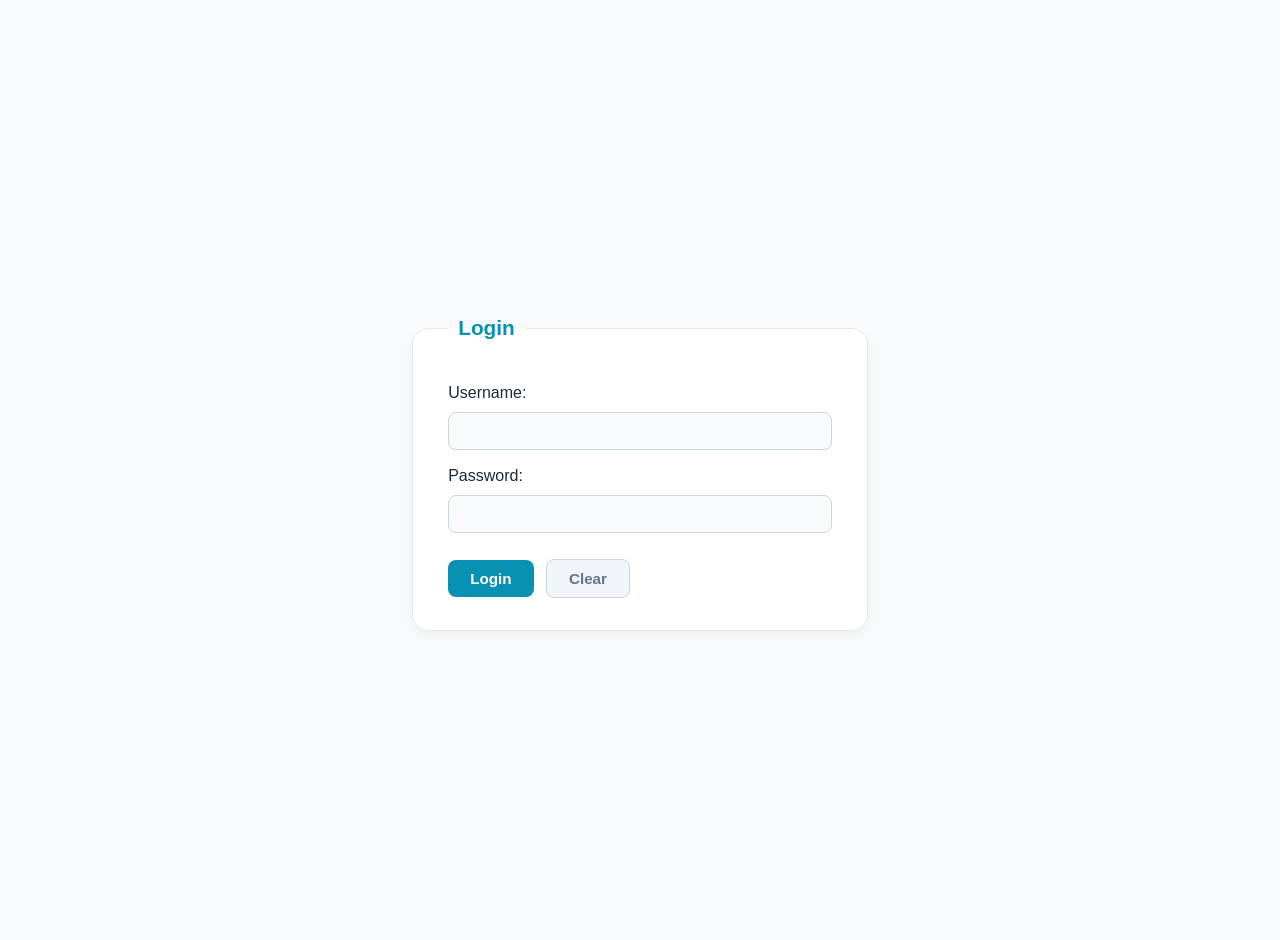
<file: Assignments4/login.html>
<!DOCTYPE html>
<html>
	<head>
		<meta charset="UTF-8">
		<title>Login</title>
		<script type="text/javascript" src="login.js"></script>
		<link rel="stylesheet" href="main.css">
	</head>
	<body>
		<form name="myLogin" id = "myLogin">
			<fieldset>
				<legend>Login</legend>
				Username: 
				<input type="text" name="username" id="username" required>
				<br>
				Password: 
				<input type="password" name="password" required>
				<br>
				<input type="submit" value="Login" id="loginBtn">
				<input type="reset" value="Clear" id="clearBtn">

			</fieldset>
			

		</form>
		
	</body>
</html>
</file>
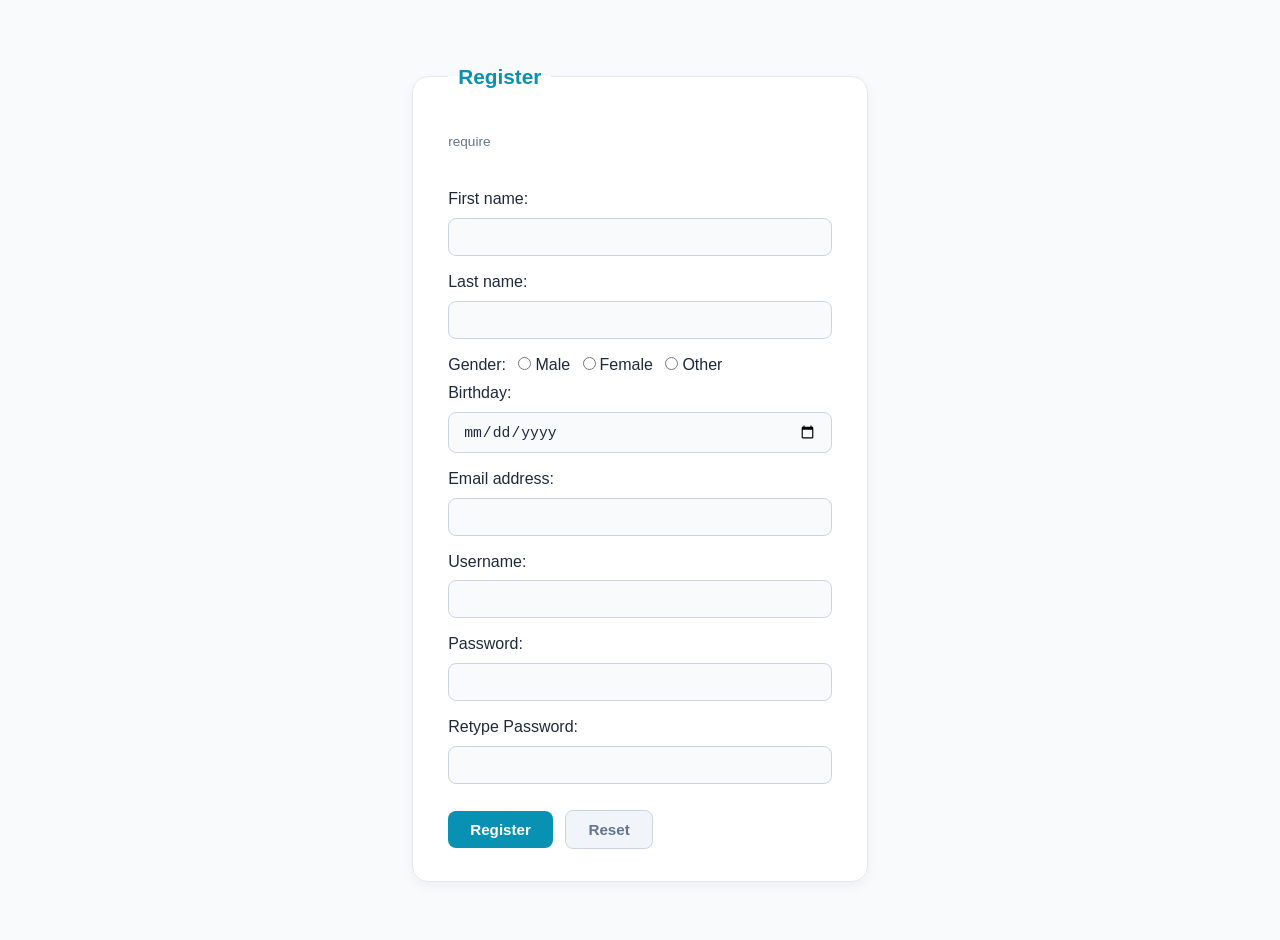
<file: Assignments4/register.html>
<!DOCTYPE html>
<html>
	<head>
		<meta charset="UTF-8">
		<title>Register</title>
		<script type="text/javascript" src="register.js"></script>
		<link rel="stylesheet" href="main.css">
	</head>
	<body>
		<form name="myRegister" id="myRegister" action="login.html">
			<fieldset>
				<legend>Register</legend>
				<span>require</span> <br>
				<span id="errormsg"></span> <br>
				First name: 
				<input type="text" name="firstname" required>
				Last name: 
				<input type="text" name="lastname" >
				<br>
				Gender: 
				<input type="radio" name="gender" value="male" >Male
				<input type="radio" name="gender" value="female" >Female
				<input type="radio" name="gender" value="other" >Other
				<br>
				Birthday: 
				<input type="date" name="bday" value="" >
				<br>
				Email address: 
				<input type="email" name="email" >
				<br>
				Username: 
				<input type="text" name="username" >
				<br>
				Password: 
				<input type="password" name="password" required>
				<br>
				Retype Password: 
				<input type="password" name="password" required>
				<br>
				<input type="submit" value="Register" id="registerBtn">
				<input type="reset" value="Reset" id="resetBtn">
			</fieldset>
		</form>

		
	</body>
</html>
</file>
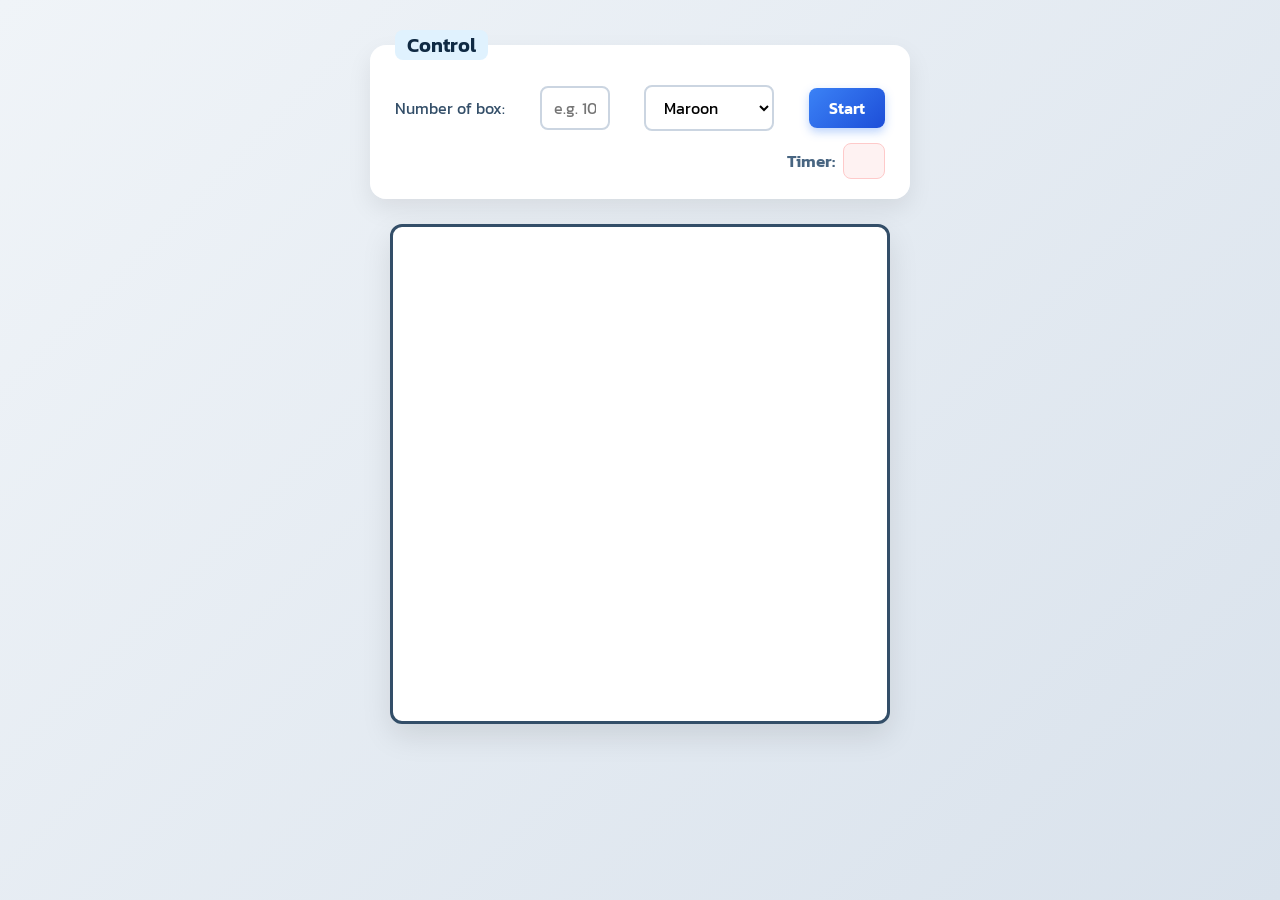
<file: Assignments5/Square game.html>
<!DOCTYPE html>
<html lang="en">
	<head>
		<meta charset="UTF-8">
		<meta name="viewport" content="width=device-width, initial-scale=1.0">
		<title>Square game</title>
		<script type="text/javascript" src="game.js"></script>
		<link rel="stylesheet" type="text/css" href="game.css">
	</head>
	<body>
		<!-- these codes were adapted from https://courses.cs.washington.edu/courses/cse154/17sp/lecture/more-dom/code/squares.html  -->

		<fieldset>
			<legend>Control</legend>
			<label for="numbox">Number of box: </label>
			<input type="text" name="numbox" id="numbox" placeholder="e.g. 10">
			<select name="color" id="color">
				<option value="maroon">Maroon</option>
				<option value="lightgreen">Lightgreen</option>
				<option value="magenta">Magenta</option>
			</select>
			<button id="start">Start</button>
			<div id="timerClock"> Timer:
				<div id="clock"></div>
			</div>
		</fieldset>

		<div id="container">
			<div id="layer"></div>
		</div>
	
	</body>
</html>
</file>
<file: style.css>
:root {
    --border-color: #e2e8f0;
    --shadow: 0 4px 6px -1px rgba(0, 0, 0, 0.05), 0 2px 4px -1px rgba(0, 0, 0, 0.03);
}

* {
    box-sizing: border-box;
    margin: 0;
    padding: 0;
    font-family: 'Prompt', sans-serif;
}

body {
    background-color: var(--bg-main, #f8fafc);
    color: var(--text-primary, #1e293b);
    line-height: 1.6;
}

/* 2. แถบ Bar */
.navbar {
    display: flex;
    justify-content: space-between;
    align-items: center;
    padding: 1rem 10%;
    background-color: #ffffff;
    border-bottom: 1px solid #e2e8f0;
}

.nav-PORTFOLIO {
    font-weight: bold;
    color: #0891b2;
    font-size: 1.1rem;
}

.nav-menu {
    display: flex;
    align-items: center;
    gap: 15px;
}

.nav-item {
    text-decoration: none;
    color: #64748b;
    font-weight: 600;
    padding: 6px 14px;
    border-radius: 20px;
    font-size: 0.95rem;
}

.nav-item.active, 
.nav-item:hover {
    color: #0891b2;
    background-color: rgba(8, 145, 178, 0.1);
}

/* 3. Main และ Profile ใน index.html */
.main-content {
    max-width: 880px;
    margin: 2rem auto;
    padding: 0 20px;
}

.profile-card {
    background-color: #ffffff;
    border: 1px solid #e2e8f0;
    border-radius: 20px;
    padding: 2.2rem 2.5rem;
    display: flex;
    gap: 2rem;
    align-items: center;
    margin-bottom: 1.8rem;
}

.nut-img {
    width: 135px;
    height: 135px;
    border-radius: 50%;
    object-fit: cover;
    border: 3px solid #0891b2;
    cursor: pointer;
}

.nut-img:hover {
    transform: scale(1.04);
    opacity: 0.9;
}

.profile-info h1 {
    font-size: 1.9rem;
    font-weight: bold;
    color: #1e293b;
    margin-bottom: 2px;
}

.profile-info .subtitle {
    color: #64748b;
    font-size: 1rem;
    margin-bottom: 12px;
}

.social-links {
    display: flex;
    gap: 10px;
}

.btn-social {
    display: inline-block;
    text-decoration: none;
    padding: 8px 18px;
    border-radius: 8px;
    font-size: 0.85rem;
    font-weight: 600;
    color: #ffffff;
}

.btn-social.fb { 
    background-color: #1877f2; 
}

.btn-social.ig { 
    background-color: #e1306c; 
}

.btn-social:hover { 
    transform: translateY(-2px);
    opacity: 0.9; 
}

.nav-item,
.nut-img,
.btn-social,
.assignment-card {
    transition: all 0.2s ease;
}

.assignment-card:hover {
    transform: translateY(-2px);
    background-color: #ffffff;
    border-color: #0891b2;
}

/* 4. ข้อมูลส่วนตัวใน index.html */
.section1 {
    background-color: #ffffff;
    border: 1px solid #e2e8f0;
    border-radius: 20px;
    padding: 2.2rem 2.5rem;
    margin-bottom: 1.8rem;
}

.section-title {
    font-size: 1.3rem;
    font-weight: bold;
    color: #1e293b;
    border-left: 4px solid #0891b2;
    padding-left: 12px;
    margin-bottom: 1.2rem;
}

.info-grid {
    display: flex;
    flex-direction: column;
    gap: 1rem;
    width: 100%;
}

.info-box {
    width: 100%;
    border: 1px solid var(--border-color);
    border-radius: 14px;
    padding: 1.25rem 1.8rem;
    box-shadow: var(--shadow);
}

.info-box h3 {
    font-size: 1.1rem;
    font-weight: bold;
    color: #1e293b;
    margin-bottom: 0.6rem;
}

.about-list {
    padding-left: 1.5rem;
    margin: 0;
}

.about-list li {
    font-size: 0.95rem;
    color: #1e293b;
    margin-bottom: 6px;
    line-height: 1.5;
}

.about-list li:last-child {
    margin-bottom: 0;
}

/* 5. Classroom Assignments List ใน index.html */
.assignment-list {
    display: flex;
    flex-direction: column;
    gap: 12px;
    margin-top: 1rem;
}

.assignment-card {
    display: flex;
    align-items: center;
    gap: 18px;
    padding: 16px 20px;
    background-color: #f8fafc;
    border: 1px solid #e2e8f0;
    border-radius: 14px;
    text-decoration: none;
    transition: all 0.2s ease;
}

.assignment-card:hover {
    background-color: #ffffff;
    border-color: #0891b2;
    transform: translateY(-2px);
    box-shadow: 0 4px 12px rgba(0, 0, 0, 0.05);
}

.assignment-card .num {
    font-size: 1.2rem;
    font-weight: 700;
    color: #0891b2;
    min-width: 32px;
}

.assignment-info h3 {
    font-size: 1.05rem;
    font-weight: 700;
    color: #1e293b;
    margin-bottom: 2px;
}

.assignment-info p {
    font-size: 0.88rem;
    color: #64748b;
    line-height: 1.4;
}

/* 6. Projects Showcase ใน project.html */
.page-header {
    text-align: center;
    margin-bottom: 2.5rem;
}

.page-header h1 {
    font-size: 2.1rem;
    font-weight: 800;
    color: #1e293b;
    margin-bottom: 6px;
}

.page-header .subtitle {
    color: #64748b;
    font-size: 0.95rem;
}

.projects-container {
    display: flex;
    flex-direction: column;
    gap: 2rem;
}

.project-card-large {
    background-color: #ffffff;
    border: 1px solid #e2e8f0;
    border-radius: 20px;
    padding: 2.2rem;
}

.project-card-large:hover {
    transform: translateY(-3px);
    border-color: #0891b2;
}

.card-top {
    margin-bottom: 0.8rem;
}

.tag-badge {
    display: inline-block;
    font-size: 0.8rem;
    font-weight: 600;
    padding: 4px 14px;
    border-radius: 20px;
}

.tag-badge.primary {
    background-color: #e0f2fe;
    color: #0284c7;
}

.project-title {
    font-size: 1.4rem;
    font-weight: 700;
    color: #1e293b;
    margin-bottom: 0.8rem;
}

.project-information {
    color: #64748b;
    font-size: 0.92rem;
    line-height: 1.65;
    margin-bottom: 1.5rem;
}

.project-gallery {
    display: grid;
    grid-template-columns: repeat(3, 1fr);
    gap: 12px;
    margin-bottom: 1.5rem;
}

.project-gallery img {
    width: 100%;
    height: 150px;
    object-fit: cover;
    border-radius: 12px;
    border: 1px solid #e2e8f0;
    transition: all 0.2s ease;
}

.project-gallery img:hover{
    transform: scale(1.04);
    opacity: 0.9;
}

.tags {
    display: flex;
    flex-wrap: wrap;
    gap: 8px;
}

.tags span {
    background-color: #f8fafc;
    border: 1px solid #e2e8f0;
    color: #1e293b;
    padding: 5px 14px;
    border-radius: 8px;
    font-size: 0.82rem;
    font-weight: 500;
}

/* 7. Footer Section และ References */
.footer {
    text-align: center;
    padding: 2rem;
    color: #64748b;
    font-size: 0.85rem;
    border-top: 1px solid #e2e8f0;
    margin-top: 3rem;
    background-color: #ffffff;
}

.references {
    margin-top: 10px;
    font-size: 0.8rem;
    color: #94a3b8;
}

.references ul {
    list-style: none;
    padding: 0;
    margin-top: 5px;
    display: flex;
    justify-content: center;
    gap: 15px;
    flex-wrap: wrap;
}

.footer p {
    color: #212323;
    text-decoration: none;
}

.references p {
    color: #212323;
    text-decoration: none;
}

.references a {
    color: #0891b2;
    text-decoration: none;
}


/* 8. Mobile Design */
@media (max-width: 768px) {
    .navbar {
        padding: 1rem 5%;
    }

    .project-gallery {
        grid-template-columns: 1fr;
    }

    .project-gallery img {
        height: 180px;
    }
}

@media (max-width: 600px) {
    .profile-card {
        flex-direction: column;
        text-align: center;
    }

    .social-links {
        justify-content: center;
    }
}
</file>
<file: Assignments2/main.css>
* {
  box-sizing: border-box;
  margin: 0;
  padding: 0;
}

:root {
  --primary-red: #e84949;
  --accent-gold: #e5bc16;
  --bg-cream: #faf7f2;
  --card-bg: #ffffff;
  --text-dark: #2b2b2b;
}

body {
  font-family: 'Prompt', sans-serif;
  background-color: var(--bg-cream);
  line-height: 2;
}

/* ===== HEADER ===== */
header#header {
  background: linear-gradient(135deg, #980f0f 0%, #eb7272 100%);
  color: #ffffff;
  text-align: center;
  padding: 5px 5px;
  box-shadow: 0 4px 15px rgba(0, 0, 0, 0.15);
}

header#header h1 {
  font-size: 70px;
}

header#header p {
  font-size: 25px;
  opacity: 1;
}

/* ===== MAIN ===== */
main {
  width: 100%;
  max-width: 1200px;
  margin: 40px auto;
}

.section-title {
  font-size: 30px;
  color: var(--primary-red);
  border-left: 8px solid var(--accent-gold);
  padding-left: 15px;
  margin-bottom: 25px;
}

/* ===== รูปแนวตั้งซ้าย  ข้อความขวา ===== */
.ingredients-wrapper {
  display: grid;
  grid-template-columns: 35% 65%; /* แบ่งรูปซ้าย 35% / ข้อความขวา 65% */
  gap: 25px;
  margin-bottom: 50px;
}

.ingredients-img1 {
  width: 100%;
  height: 100%;         
  object-fit: cover;     /* ทรงแนวตั้ง Portrait */
  border-radius: 20px;
  box-shadow: 0 8px 20px rgba(0, 0, 0, 0.08);
}

.grid-container {
  display: grid; 
  gap: 20px;
  margin-bottom: 50px;
}

.ingredients-box {
  display: flex;
  flex-direction: column;
  gap: 20px;
}

.instructions-grid {
  grid-template-columns: repeat(2, 1fr); /* แบ่ง 2 คอลัมน์สำหรับ Desktop */
}

/* ===== GRID CARDS ===== */
.grid-card {
  background: var(--card-bg);
  padding: 5%; /* ใช้ Percent Padding */
  border-radius: 16px;
  box-shadow: 0 8px 20px rgba(0, 0, 0, 0.05);
  border-top: 5px solid var(--accent-gold);
  transition: transform 0.3s ease, box-shadow 0.3s ease;
}

.grid-card h3 {
  color: var(--primary-red);
  font-size: 1.2rem;
  margin-bottom: 15px;
  border-bottom: 1px dashed #eee;
  padding-bottom: 8px;
}

.grid-card:hover {
  transform: translateY(-5px); /* ลอยขึ้นข้างบน 5px */
  box-shadow: 0 12px 28px rgba(139, 0, 0, 0.12); /* เพิ่มเงาให้ดูมีมิติ */
}

.grid-card ul {
  list-style: none;
}

.grid-card li {
  position: relative;
  padding-left: 10px;
  margin-bottom: 10px;
}

/* ===== IMAGE ===== */
.step-img {
  width: 100%;
  max-width: 100%;
  height: 200px; /* แนวนอนแบบเดิม */
  object-fit: cover;
  border-radius: 20px;
  margin-bottom: 15px;
}

.step-content {
  display: flex;
  align-items: flex-start;
  gap: 12px;
}

.step-num {
  background: var(--primary-red);
  color: #ffffff;
  font-weight: 70px;
  font-size: 1;
  min-width: 50px;
  height: 50px;
  border-radius: 100%;
  display: flex;
  align-items: center;
  justify-content: center;
  box-shadow: 0 3px 6px rgba(139, 0, 0, 0.3);
}

.step-text {
  color: var(--text-dark);
  font-size: 16px;
  line-height: 1.5;
}

/* ===== FOOTER ===== */
footer#footer {
  text-align: center;
  padding: 3% 2%;
  background: #1a1a1a;
  color: #ffffff;
}

footer#footer a {
  color: var(--accent-gold);
}

/* ===== MEDIA ===== */

/* สำหรับ Tablet หน้าจอไม่เกิน 900px */
@media only screen and (max-width: 900px) {
  main {
    width: 92%;
  }

  .recipe-img {
    height: 280px;
  }

  .ingredients-wrapper {
    grid-template-columns: 1fr; /* ปรับการเรียงวัตถุดิบเป็น 1 คอลัมน์บนแท็บเล็ต */
  }

   .instructions-grid {
    grid-template-columns: 1fr; /* ปรับขั้นตอนเหลือ 1 คอลัมน์บนมือถือ */
  }

  .ingredients-portrait-img {
    height: 320px; /* ปรับความสูงรูปแนวตั้งเมื่อแสดงบนแท็บเล็ต */
  }
}

/* สำหรับ Mobile หน้าจอไม่เกิน 600px */
@media only screen and (max-width: 600px) {
  main {
    width: 95%;
  }

  header#header h1 {
    font-size: 1.7rem;
  }

  .recipe-img {
    height: 200px;
  }

  .ingredients-portrait-img {
    height: 250px;
  }

  .ingredients-wrapper {
    grid-template-columns: 1fr; /* ปรับการเรียงวัตถุดิบเป็น 1 คอลัมน์บนแท็บเล็ต */
  }

  .instructions-grid {
    grid-template-columns: 1fr; /* ปรับขั้นตอนเหลือ 1 คอลัมน์บนมือถือ */
  }

  .step-img {
    height: 160px;
  }

  .grid-card {
    padding: 6%;
  }
}
</file>
<file: Assignments3/main.css>
body {
    font-family: 'Prompt', 'Segoe UI', Tahoma, sans-serif;
    max-width: 600px;
    margin: 40px auto;
    padding: 20px;
    background-color: #f8fafc;
    color: #1e293b;
}

/* หัวข้อใหญ่ */
#top {
    text-align: center;
    color: #0d9488;
    font-size: 1.8rem;
    margin-bottom: 10px;
}

/* เส้นคั่น hr */
hr {
    border: none;
    border-top: 1px solid #e2e8f0;
    margin: 15px 0;
}

#topic, #reply1, #reply2 {
    background-color: #ffffff;
    border: 1px solid #cbd5e1;
    border-radius: 8px;
    padding: 12px 16px;
    min-height: 42px;
    font-size: 0.95rem;
    word-wrap: break-word;
    box-sizing: border-box;
    width: 100%;
}

#message {
    width: 100%;
    height: 100px;
    padding: 10px 12px;
    border: 1px solid #cbd5e1;
    border-radius: 8px;
    font-family: inherit;
    font-size: 0.95rem;
    box-sizing: border-box;
    margin-top: 10px;
    resize: vertical;
    background-color: #ffffff;
}

#message:focus {
    outline: none;
    border-color: #0d9488;
}

/* ปุ่ม Post และ Clear */
#post-btn, #clear-btn {
    padding: 8px 20px;
    font-size: 0.9rem;
    font-weight: 600;
    border-radius: 6px;
    border: none;
    cursor: pointer;
    margin-top: 10px;
    margin-right: 6px;
}

#post-btn {
    background-color: #0d9488;
    color: #ffffff;
}

#post-btn:hover {
    background-color: #0f766e;
}

#clear-btn {
    background-color: #e2e8f0;
    color: #334155;
}

#clear-btn:hover {
    background-color: #cbd5e1;
}
</file>
<file: Assignments4/main.css>
/* จัดหน้าเว็บให้อยู่ตรงกลาง */
body {
    font-family: 'Prompt', 'Segoe UI', Tahoma, Geneva, Verdana, sans-serif;
    background-color: #f8fafc;
    color: #1e293b;
    display: flex;
    justify-content: center;
    align-items: center;
    min-height: 100vh;
    margin: 0;
    padding: 20px;
}

/* ความกว้าง */
#myLogin, #myRegister {
    width: 100%;
    max-width: 460px;
}

fieldset {
    background-color: #ffffff;
    border: 1px solid #e2e8f0;
    border-radius: 16px;
    padding: 2rem 2.2rem;
    box-shadow: 0 4px 12px rgba(0, 0, 0, 0.05);
    line-height: 1.8;
}

/* หัวข้อ */
legend {
    font-size: 1.3rem;
    font-weight: 700;
    color: #0891b2;
    padding: 0 10px;
}

/* ข้อความ ที่แจ้งเตือน */
span {
    font-size: 0.85rem;
    color: #64748b;
}

#errormsg {
    color: #ef4444;
    font-weight: 600;
    display: inline-block;
}

input[type="text"],
input[type="password"],
input[type="email"],
input[type="date"] {
    width: 100%;
    padding: 10px 14px;
    margin-top: 4px;
    margin-bottom: 12px;
    background-color: #f8fafc;
    border: 1px solid #cbd5e1;
    border-radius: 8px;
    font-size: 0.92rem;
    color: #1e293b;
    outline: none;
    box-sizing: border-box;
    transition: all 0.2s ease;
}

input[type="text"]:focus,
input[type="password"]:focus,
input[type="email"]:focus,
input[type="date"]:focus {
    background-color: #ffffff;
    border-color: #0891b2;
    box-shadow: 0 0 0 3px rgba(8, 145, 178, 0.15);
}

input[type="radio"] {
    accent-color: #0891b2;
    margin-left: 8px;
    margin-right: 4px;
    cursor: pointer;
}

/* ปุ่ม Submit และ Reset */
input[type="submit"],
input[type="reset"] {
    font-family: inherit;
    font-size: 0.95rem;
    font-weight: 600;
    padding: 10px 22px;
    border-radius: 8px;
    cursor: pointer;
    border: none;
    margin-top: 14px;
    margin-right: 8px;
    transition: all 0.2s ease;
}

/* ปุ่ม Register และ Login */
#loginBtn,
#registerBtn {
    background-color: #0891b2;
    color: #ffffff;
}

#loginBtn:hover,
#registerBtn:hover {
    background-color: #0e7490;
    transform: translateY(-1px);
}

/* ปุ่ม Reset และ Clear */
#clearBtn,
#resetBtn {
    background-color: #f1f5f9;
    color: #64748b;
    border: 1px solid #cbd5e1;
}

#clearBtn:hover,
#resetBtn:hover {
    background-color: #e2e8f0;
    color: #1e293b;
}
</file>
<file: Assignments5/game.css>
/* =============================================================================
   MDT312 Assignment 7: Square Game Styling
   ============================================================================= */

@import url('https://fonts.googleapis.com/css2?family=Kanit:wght@300;400;600&display=swap');

* {
    box-sizing: border-box;
    margin: 0;
    padding: 0;
}

body {
    font-family: 'Kanit', sans-serif;
    background: linear-gradient(135deg, #f0f4f8 0%, #d9e2ec 100%);
    min-height: 100vh;
    padding: 30px 15px;
    color: #334e68;
    display: flex;
    flex-direction: column;
    align-items: center;
}

/* Control Panel */
fieldset {
    width: 100%;
    max-width: 540px;
    background: #ffffff;
    border: none;
    border-radius: 16px;
    box-shadow: 0 10px 25px rgba(0, 0, 0, 0.08);
    padding: 20px 25px;
    display: flex;
    flex-wrap: wrap;
    align-items: center;
    justify-content: space-between;
    gap: 12px;
}

legend {
    font-weight: 600;
    font-size: 1.25rem;
    color: #102a43;
    padding: 0 12px;
    background: #e0f2fe;
    border-radius: 8px;
    margin-bottom: 5px;
}

input[type="text"] {
    width: 70px;
    padding: 8px 12px;
    border: 2px solid #cbd5e1;
    border-radius: 8px;
    font-size: 1rem;
    font-family: inherit;
    text-align: center;
    outline: none;
    transition: border-color 0.2s;
}

input[type="text"]:focus {
    border-color: #3b82f6;
}

select {
    padding: 8px 14px;
    border: 2px solid #cbd5e1;
    border-radius: 8px;
    font-size: 1rem;
    font-family: inherit;
    background-color: white;
    cursor: pointer;
    outline: none;
}

button#start {
    padding: 8px 20px;
    background: linear-gradient(135deg, #3b82f6 0%, #1d4ed8 100%);
    color: white;
    border: none;
    border-radius: 8px;
    font-size: 1rem;
    font-weight: 600;
    font-family: inherit;
    cursor: pointer;
    box-shadow: 0 4px 10px rgba(59, 130, 246, 0.35);
    transition: transform 0.15s ease, box-shadow 0.15s ease;
}

button#start:hover {
    transform: translateY(-2px);
    box-shadow: 0 6px 14px rgba(59, 130, 246, 0.45);
}

button#start:active {
    transform: translateY(0);
}

/* Timer Display */
#timerClock {
    display: flex;
    align-items: center;
    gap: 8px;
    font-weight: 600;
    font-size: 1.05rem;
    color: #486581;
    margin-left: auto;
}

#clock {
    display: inline-flex;
    align-items: center;
    justify-content: center;
    min-width: 42px;
    height: 36px;
    background: #fef2f2;
    color: #dc2626;
    font-weight: 700;
    font-size: 1.15rem;
    border-radius: 8px;
    border: 1px solid #fecaca;
    padding: 0 8px;
}

/* Play Area Container */
#container {
    margin-top: 25px;
    display: flex;
    justify-content: center;
    width: 100%;
}

#layer {
    position: relative;
    width: 500px;
    height: 500px;
    background-color: #ffffff;
    border: 3px solid #334e68;
    border-radius: 12px;
    box-shadow: 0 12px 30px rgba(0, 0, 0, 0.1);
    overflow: hidden;
}

/* Square Elements */
.square {
    position: absolute;
    width: 25px;
    height: 25px;
    border: 2px solid rgba(0, 0, 0, 0.4);
    border-radius: 5px;
    cursor: pointer;
    box-shadow: 0 2px 5px rgba(0, 0, 0, 0.2);
    transition: transform 0.1s ease, filter 0.1s ease;
}

.square:hover {
    transform: scale(1.25);
    filter: brightness(1.15);
    z-index: 10;
}

/* Colors */
.maroon {
    background-color: #991b1b;
}

.lightgreen {
    background-color: #22c55e;
}

.magenta {
    background-color: #d946ef;
}
</file>
